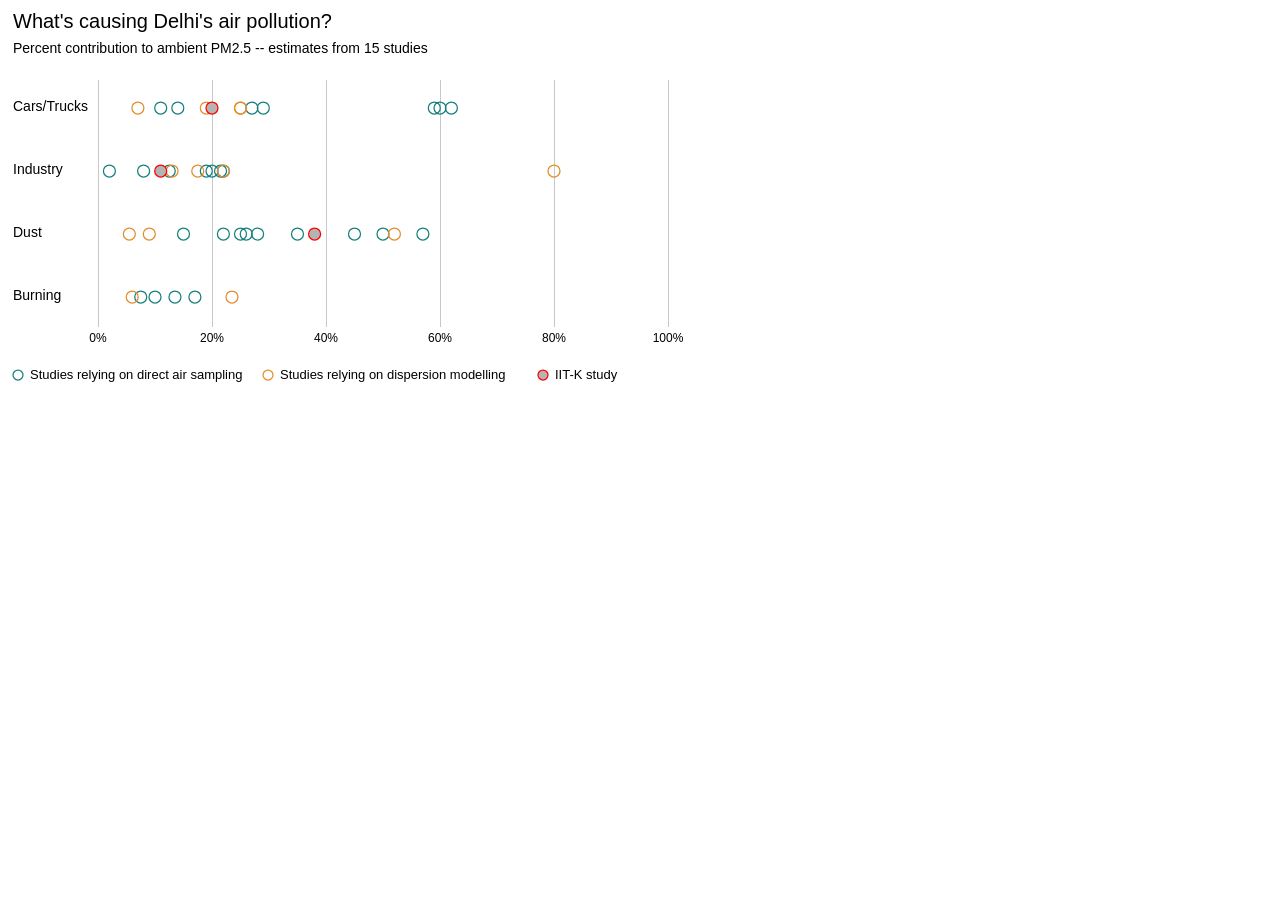
<file: sources/index.html>
<!DOCTYPE html>
<html>
<meta charset="utf-8">
<head>
<title>Delhi Sources</title>
<script src="assets/libraries/d3.v3.min.js"></script>
<script src="assets/libraries/topojson.v1.min.js"></script>
<script src="assets/libraries/queue.v1.min.js"></script>


<style>
circle {
	fill:none;
	stroke-width:1.25px;
	/*stroke:red;*/
}
body {
	/*font-family: "Helvetica Neue";*/
	font-family: Arial, sans-serif;
	font-size:14px;
}
.xAxis line {
	fill:none;
	stroke:rgb(200,200,200);
	stroke-width:1px;
	shape-rendering: crispEdges;
}
.xAxis path {
	stroke:none;
	fill:none;
}
.xAxis text {
	font-size:12px;
}
.labels text {
	/*text-transform: capitalize;*/
	/*alignment-baseline: middle;*/
	font-size:14px;
}

.legend text {
	/*alignment-baseline: middle;*/
	font-size:13px;
}
.title {
	font-family: 'Franklin Gothic Medium',Arial, sans-serif;
	/*font-weight:100;*/
	font-size:20px;
}
.subtitle {
  font-family:Arial;
  font-size:14px;
}
</style>
</head>

<body>
<div id="main">
	<div id="chartContainer"></div>
</div>
</body>

<script>
//DATA PROCESSING FUNCTIONS
function process(d, i) { //formats price data for the MAP AND LINE
	function deString(d) {
		if (d==="") {
			return NaN;
		} else {
			return +d;
		}
	}
	var array = {
		study: d.study,
		year: deString(d.year),
		method: d.method,
		source: d.source,
		value: deString(d.value)
	};
	return array;
}
//THE DATA QUEUE
queue()
	.defer(d3.csv, "assets/data/sources.csv",process)
	.await(ready);

//THE FUNCTION THAT CALLS THE OTHER DRAW FUNCTIONS
function ready(error,data) {
	drawChart(data);
}

//THE FUNCTION THAT DRAWS THE CHART
function drawChart(data){
	//CREATING FUNCTIONS USED FOR THIS CHART

  var chartData = data.filter(function(d) { return !isNaN(d.value); })
  var sources = ['vehicle','industry','dust','burning'];
  var labelDict = {'vehicle':'Cars/Trucks','industry':'Industry','dust':'Dust','burning':'Burning'}

  var barHeight = 98;
  var barGap = 0;
  var containerSize = {'width':680,'height':(barHeight * sources.length) };
  var margin = {'right':20,'left':90,'top':100,'bottom':40};
  var chartSize = {'width':containerSize.width - margin.left - margin.right, 'height':containerSize.height - margin.top - margin.bottom}


  var svg = d3.select("#chartContainer")
    .append('svg')
    .attr('width',containerSize.width)
    .attr('height',containerSize.height);

  var chart = svg.append('g')
    .attr('class', 'chart')
    .attr('width', chartSize.width)
    .attr('height', chartSize.height)
    .attr('transform','translate('+margin.left+','+margin.top+')');

  var x = d3.scale.linear()
     .domain([0, 100])
     .range([0, chartSize.width]);

  var y = d3.scale.ordinal()
    .domain(sources)
    .rangeBands([0, chartSize.height]);

  var xAxis = d3.svg.axis()
  	.scale(x)
  	.tickSize(-chartSize.height+5)
  	.tickValues([0,20,40,60,80,100])
  	.tickPadding(6)
  	.tickFormat(function(d) { return d + '%'})
  	.orient('bottom');

  var xAxisLine = chart.append('g')
  	.attr('class', 'xAxis')
  	.call(xAxis)
  	.attr('transform', 'translate(0' + "," + (chartSize.height-barHeight/3) + ")")
  	.style('cursor', 'default')

  var circles = chart.selectAll("circle")
    .data(chartData)
    .enter().append("circle")
    .attr("cx", function(d) { return x(d.value); })
    .attr("cy", function(d) { return y(d.source); })
    .style("stroke",function(d) { 
      if (d.study==="IIT-K") return "red";
    	if (d.method==="receptor") return "#17807e";
    	if (d.method==="source-based") return "#e38d2c";
    })
    .style("fill",function(d) { 
      if (d.study==="IIT-K") return "rgb(180,180,180)";
      else return "none";
    })
    .attr("r", 6);

  var labels = chart.append('g').attr('class','labels')
  labels.selectAll('text')
  	.data(sources)
  	.enter().append('text')
  	.attr('x',-85)
  	.attr('y',function(d) {return y(d)+3})
  	.text(function(d) {return labelDict[d]})

  var title = chart.append('g')
  	title.append('text')
  	.attr('class','title')
  	.attr('x',-85)
  	.attr('y',-80)
  	.text("What's causing Delhi's air pollution?")

  title.append('text')
  	.attr('class','subtitle')
  	.attr('x',-85)
  	.attr('y',-55)
  	.text("Percent contribution to ambient PM2.5 -- estimates from 15 studies")

  var legend = chart.append('g')
  	.attr('transform', 'translate(0' + "," + (chartSize.height+15) + ")")
  	.attr('class','legend')
  legend.append('circle')
  	.attr('cx',-80)
  	.attr('cy',0)
  	.attr('r',5)
  	.style('stroke',"#17807e")
    .style("fill","none")
  legend.append('text')
  	.attr('x',-68)
  	.attr('y',1+3)
  	.text('Studies relying on direct air sampling')

  legend.append('circle')
  	.attr('cx',170)
  	.attr('cy',0)
  	.attr('r',5)
  	.style('stroke',"#e38d2c")
    .style("fill","none")
  legend.append('text')
  	.attr('x',182)
  	.attr('y',1+3)
  	.text('Studies relying on dispersion modelling')

  legend.append('circle')
    .attr('cx',445)
    .attr('cy',0)
    .attr('r',5)
    .style("fill","rgb(180,180,180)")
    .style("stroke","red")
  legend.append('text')
    .attr('x',457)
    .attr('y',1+3)
    .text('IIT-K study')
}

</script>
</html>
</file>
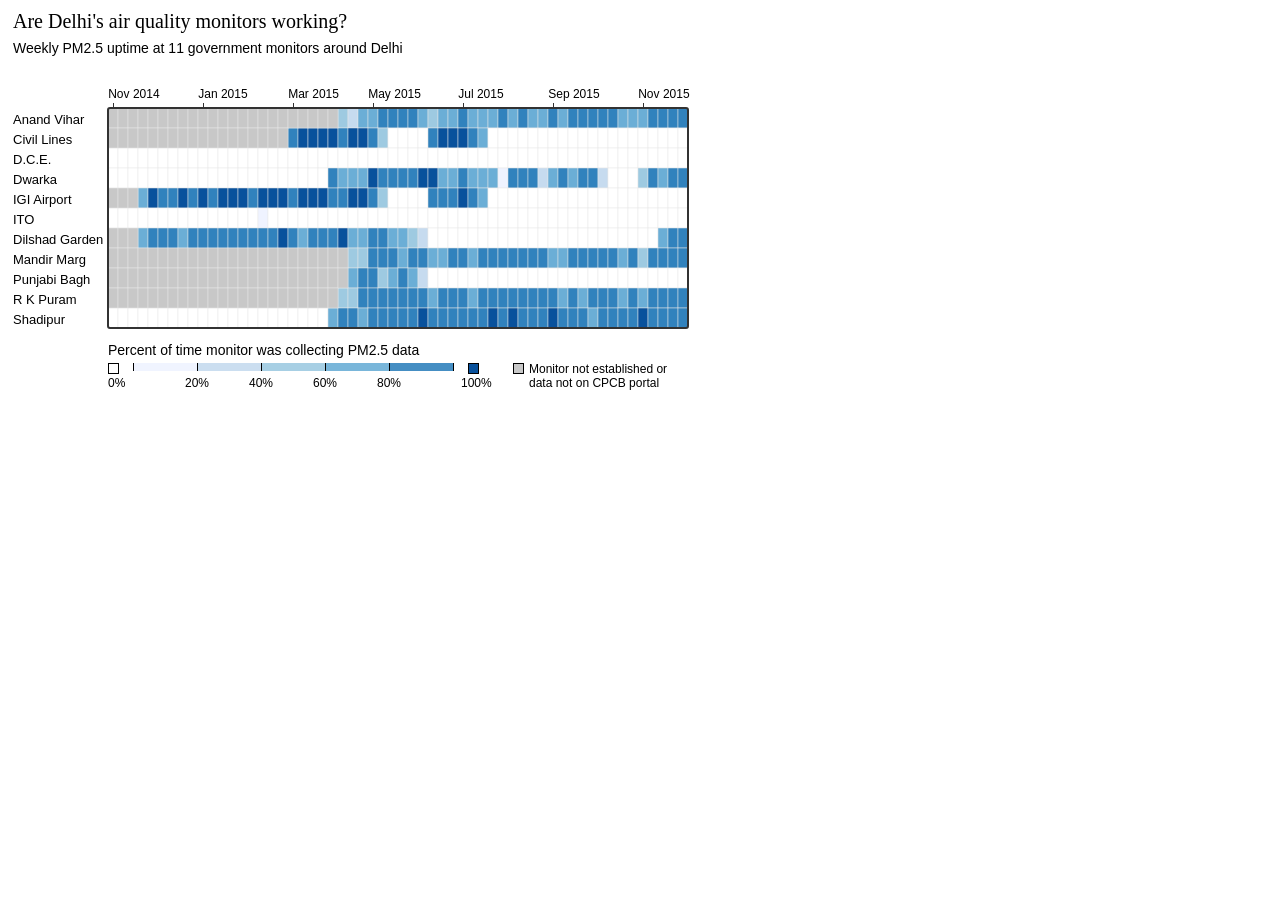
<file: monitors/charts/index.html>
<!DOCTYPE html>
<html>
<meta charset="utf-8">
<head>
<title>Coverage</title>
<script src="libraries/d3.v3.min.js"></script>
<script src="libraries/queue.v1.min.js"></script>

<style>

body {
  font: 10px sans-serif;
}

.y.axis path {
	fill:none;
}
.y.axis line {
  fill: none;
  stroke:rgb(200,200,200);
  shape-rendering: crispEdges;
}

.x.axis path {
  display: none;
}

.line {
  fill: none;
  stroke: black;
  stroke-width: 1px;
}

.y.axis.notext text {
	display:none;
}

.axis-label {
	font-size:14px;
}
.param-label {
	font-size:13px;
}
.title {
	font-size:20px;
	font-family:'Franklin Gothic Medium';
}
.subtitle {
	font-family:Arial;
	font-size:14px;
}
.legend-label, .line-label {
	font-family: Arial;
	font-size:12px;
}
.square {
    stroke: rgb(230,230,230);
    stroke-width: .5px;

}
.labels text {
    alignment-baseline: middle;
    font-size:13px;
}
.xAxis line {
    fill:none;
    stroke:rgb(50,50,50);
    stroke-width:1px;
    shape-rendering: crispEdges;
}
.xAxis path {
    stroke:none;
    fill:none;
}
.xAxis text {
    font-size:12px;
}
.outline {
    fill:none;
    stroke:rgb(50,50,50);
    stroke-width:2px;
}
.legend {
    shape-rendering: crispEdges;
}
.key text {
    font-size:12px;
}
</style>
</head>

<body>
<div id="main">
	<div id="chartContainer"></div>
</div>

</body>

<script>

var minDate = new Date(2014,10,1);
function getWeekNumber(week,year,minDate) {
    var weekFormat = d3.time.format('%U');
    var yearFormat = d3.time.format('%Y');
    var minWeek = +weekFormat(minDate);
    var minYear = +yearFormat(minDate);

    var weeks = 0;
    var currentYear = minYear;
    while (currentYear<=year) {
        if (currentYear === minYear) { 
            if (currentYear != year ) {
                weeks += (53 - minWeek);
            }
            else {
                weeks += (week - minWeek + 1);
            }
            
        }
        if (currentYear > minYear && currentYear < year) {
            weeks += 53;
        }
        if (currentYear === year && currentYear !=minYear) {
            weeks += (week);
        }
        currentYear+=1;
    }
    return weeks;

}
//DATA PROCESSING FUNCTIONS
function processData(d, i) { 
	function deString(d) {
		if (d==="") {
			return NaN;
		} else {
			return +d;
		}
	}

    var week = deString(d.week_r);
    var year = deString(d.year_r);
	var array = {
		station: d.station,
        week: week,
        weekNumber: getWeekNumber(week,year,minDate),
        year: year,
		coverage: deString(d.monitor_read),
	};
	return array;
}
//THE DATA QUEUE
queue()
	.defer(d3.csv, "data/weekly_coverage_by_station.csv", processData)
	.await(ready);

//THE FUNCTION THAT CALLS THE OTHER DRAW FUNCTIONS
function ready(error,coverageData) {
	drawChart(coverageData);
}

//THE FUNCTION THAT DRAWS THE MAP AND THE LEGEND
function drawChart(coverageData){
    console.log(coverageData)
	//CREATING FUNCTIONS USED FOR THIS CHART
    
    coverageData.sort(function (a, b) { 
        if (a.station > b.station) {
            return 1;
        }
        else if (a.station < b.station) {
            return -1;
        }
        else {
            return a.year - b.year || a.week - b.week; 
        }
    });

    var weekFormat = d3.time.format('%U');
    var yearFormat = d3.time.format('%Y');
    var minWeekYear = {'week':+weekFormat(minDate),'year':+yearFormat(minDate)};
    console.log(minWeekYear)
    var stations = ['Anand Vihar','Civil Lines','D.C.E.','Dwarka','IGI Airport','ITO','Ihbas','Mandir Marg','Punjabi Bagh','R K Puram','Shadipur'];

    var chartData = coverageData.filter(function(d) { return (d.week>=minWeekYear.week && d.year===minWeekYear.year) || (d.year>minWeekYear.year)})

    var weeks = [];
    var maxWeekNumber = d3.max(coverageData,function(d) {return d.weekNumber});

    var x = 1;
    while (x<=maxWeekNumber) {
        weeks.push(x);
        x += 1;
    }

    stations.forEach(function(d) {
        weeks.forEach(function(e) {
            var array = chartData.filter(function(c) { return c.station===d && c.weekNumber===e });
            if (array.length===0) {
                chartData.push({'station':d,'weekNumber':e,'coverage':null});
            }
        });
    });

    var labelDates = [
        new Date(2014,10,1),
        new Date(2015,0,1),
        new Date(2015,2,1),
        new Date(2015,4,1),
        new Date(2015,6,1),
        new Date(2015,8,1),
        new Date(2015,10,1)
    ];

    var labelWeeks = {};
    labelDates.forEach(function(d) {
        var week = +weekFormat(d);
        var year = +yearFormat(d);
        var weekNumber = getWeekNumber(week,year,minDate);
        labelWeeks[weekNumber] = d;
    })

    var rectSize = {'height':20,'width':10,'xgap':0,'ygap':0}
    var margin = {'right':20,'left':100,'top':110,'bottom':80};

    var chartSize = {'width':(rectSize.width + rectSize.xgap)*weeks.length,'height':(rectSize.height + rectSize.ygap)*stations.length}
    var containerSize = {'width':chartSize.width + margin.left + margin.right,'height':chartSize.height + margin.top + margin.bottom };

    var svg = d3.select("#chartContainer")
        .append('svg')
        .attr('width',containerSize.width)
        .attr('height',containerSize.height);

    var chart = svg.append('g')
        .attr('class', 'chart')
        .attr('width', chartSize.width)
        .attr('height', chartSize.height)
        .attr('transform','translate('+margin.left+','+margin.top+')');

    var x = d3.scale.ordinal()
        .domain(weeks)
        .rangeBands([0, chartSize.width]);

    var y = d3.scale.ordinal()
        .domain(stations)
        .rangeBands([0, chartSize.height]);

    var bandColors = ['#fee5d9','#fcae91','#fb6a4a','#de2d26','#a50f15']; // reds
    var bandColors = ['#ffffcc','#c2e699','#78c679','#31a354','#006837']; // yellow green
    var bandColors = ['#ffffcc','#c7e9b4','#7fcdbb','#41b6c4','#2c7fb8'] // yellow blue
    var bandColors = ['#eff3ff','#c6dbef','#9ecae1','#6baed6','#3182bd','#08519c'] // blue
    var cutoffs = [.20,.40,.60,.80,1,1.1];
    var color = d3.scale.threshold().domain(cutoffs).range(bandColors);



    var axisFormat = d3.time.format('%b %Y')
    var xAxis = d3.svg.axis()
        .scale(x)
        .tickSize(5)
        .tickValues(Object.keys(labelWeeks))
        .tickPadding(5)
        .tickFormat(function(d) { return axisFormat(labelWeeks[d])})
        .orient('top');

    var xAxisLine = chart.append('g')
        .attr('class', 'xAxis')
        .call(xAxis)
        .attr('transform', 'translate(0' + "," + (-10) + ")")
        .style('cursor', 'default')
        .selectAll("text")  
            .style("text-anchor", "start")
            .attr("dx", "-.4em");

    var squares = chart.selectAll("rect")
        .data(chartData)
        .enter().append("rect")
        .attr("x", function(d) { return x(d.weekNumber) })
        .attr("y", function(d) { return y(d.station) - rectSize.height/2 })
        .attr("width",rectSize.width)
        .attr("height",rectSize.height)
        .style("fill",function(d) { 
            if (d.coverage===null) { 
                return 'rgb(200,200,200)'
            }
            else if (d.coverage===0) {
                return 'white'
            } 
            else { 
                return color(d.coverage)
            } 
        })
        .attr("class","square")


    var labels = chart.append('g').attr('class','labels')
    labels.selectAll('text')
        .data(stations)
        .enter().append('text')
        .attr('x',-95)
        .attr('y',function(d) {return y(d)+3})
        .text(function(d) {
            if (d==='Ihbas') return 'Dilshad Garden'; else return d})

    var title = chart.append('g')
    title.append('text')
        .attr('class','title')
        .attr('x',-95)
        .attr('y',-90)
        .text("Are Delhi's air quality monitors working?")

    title.append('text')
        .attr('class','subtitle')
        .attr('x',-95)
        .attr('y',-65)
        .text("Weekly PM2.5 uptime at 11 government monitors around Delhi")

    var colorLegend = d3.scale.threshold().domain([]).range([]);
    var cutoffs = [.20,.40,.60,.80,1];
    colorLegend.domain(cutoffs).range(bandColors); 
    var legendScale = d3.scale.linear().domain([0, 1]).range([0, 320])
    
    var yAxis = d3.svg.axis()
        .scale(legendScale)
        .orient("bottom")
        .tickSize(8)
        .tickPadding(7);
    yAxis
        .tickValues([0].concat([.2,.4,.6,.8,1]))
        .tickFormat(function(d) {
            if (d===0) {
                return "";
            }
            else if (d===1) {
                return "";
            }
            else {
                return (d*100) + "%"
            }
        })

    var g = chart.append("g")
        .attr("class", "key")
        .attr("transform", 'translate(25' + "," + (chartSize.height+25) + ")");

    g.selectAll("rect")
        .data(colorLegend.range().map(function(d, i) {
          return {
            x0: i ? legendScale(colorLegend.domain()[i - 1]) : legendScale.range()[0],
            x1: i < colorLegend.domain().length ? legendScale(color.domain()[i]) : legendScale.range()[1],
            z: d
          };
        }))
        .enter().append("rect")
        .attr("width", function(d,i) { return d.x1 - d.x0})
        .attr("x", function(d, i) { return d.x0; })
        .attr("height", 8)
        .style("fill", function(d) { return d.z; })
        .style("fill-opacity",".9");

    g.call(yAxis)
        .style("font-size","14px").style("font-weight","normal")
        .append("text")
        .attr("class", "caption")
        .text("Percent of time monitor was collecting PM2.5 data")
        .attr("y", -8)
        .attr("x", -25)
        .style("font-size", "14px");

    g.selectAll("path").style("display","none");
    g.selectAll("line").style("stroke", "#000").style("shape-rendering", "crispEdges");

    g.append('rect')
        .attr('x',-25)
        .attr('height',10)
        .attr('width',10)
        .style('fill','white')
        .style('stroke','black')
        .style('stroke-width','1px')
        .style("shape-rendering", "crispEdges");

    g.append('text')
        .attr('x',-25)
        .attr('y',24)
        .text('0%')

    g.append('rect')
        .attr('x',335)
        .attr('height',10)
        .attr('width',10)
        .style('fill','#08519c')
        .style('stroke','black')
        .style('stroke-width','1px')
        .style("shape-rendering", "crispEdges");
   
   g.append('text')
        .attr('x',328)
        .attr('y',24)
        .text('100%')

    g.append('rect')
        .attr('x',380)
        .attr('height',10)
        .attr('width',10)
        .style('fill','rgb(200,200,200)')
        .style('stroke','black')
        .style('stroke-width','1px')
        .style("shape-rendering", "crispEdges");
   
    g.append('text')
        .attr('x',396)
        .attr('y',10)
        .text('Monitor not established or')
     g.append('text')
        .attr('x',396)
        .attr('y',24)
        .text('data not on CPCB portal')


    chart.append('rect')
        .attr('x',function(d) { return x(1)})
        .attr('y',-rectSize.height/2)
        .attr('rx',2)
        .attr('ry',2)
        .attr('height',chartSize.height)
        .attr('width',chartSize.width)
        .attr('class','outline')

}


</script>
</html>
</file>
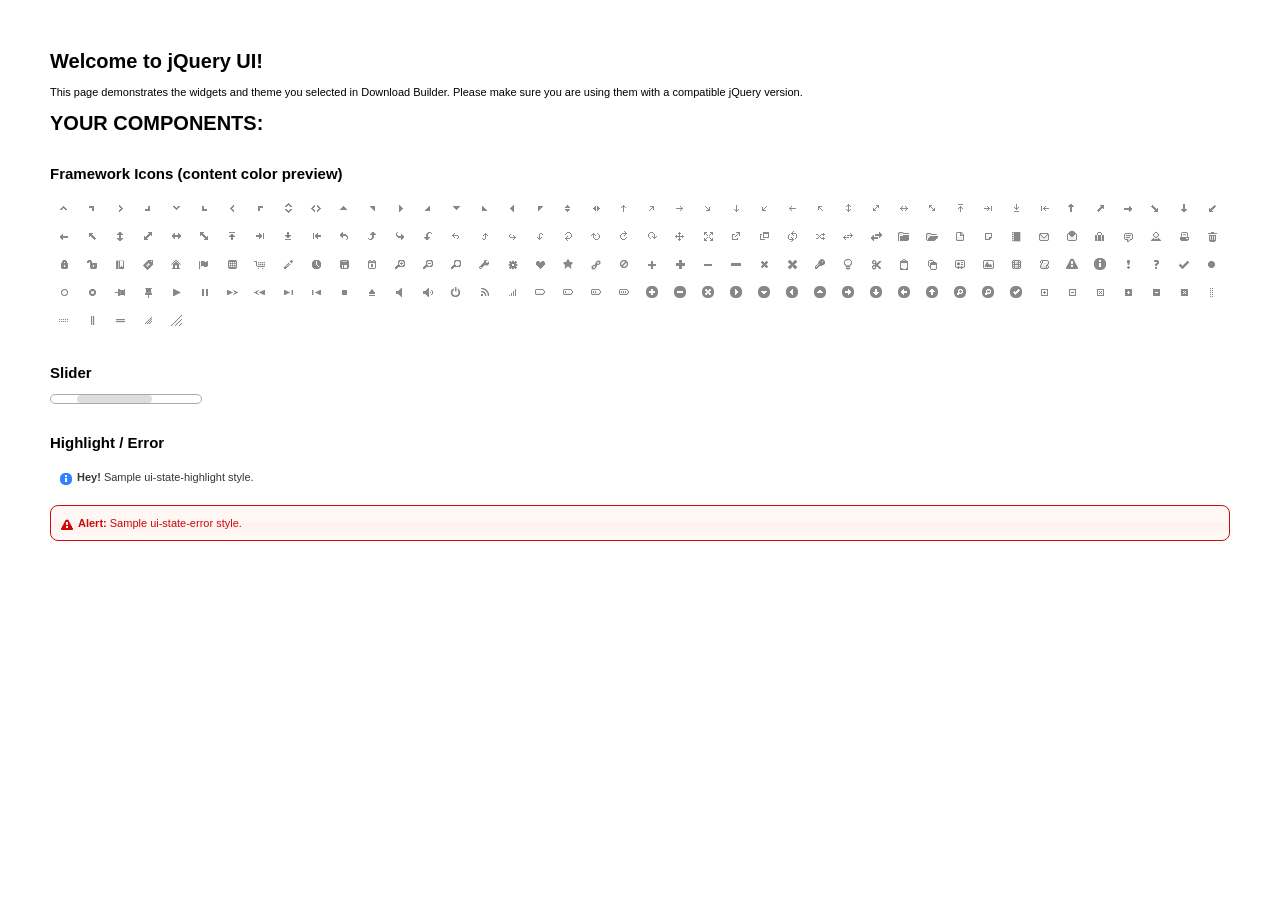
<file: sources/assets/libraries/jquery-ui/index.html>
<!doctype html>
<html lang="us">
<head>
	<meta charset="utf-8">
	<title>jQuery UI Example Page</title>
	<link href="jquery-ui.css" rel="stylesheet">
	<style>
	body{
		font: 62.5% "Trebuchet MS", sans-serif;
		margin: 50px;
	}
	.demoHeaders {
		margin-top: 2em;
	}
	#dialog-link {
		padding: .4em 1em .4em 20px;
		text-decoration: none;
		position: relative;
	}
	#dialog-link span.ui-icon {
		margin: 0 5px 0 0;
		position: absolute;
		left: .2em;
		top: 50%;
		margin-top: -8px;
	}
	#icons {
		margin: 0;
		padding: 0;
	}
	#icons li {
		margin: 2px;
		position: relative;
		padding: 4px 0;
		cursor: pointer;
		float: left;
		list-style: none;
	}
	#icons span.ui-icon {
		float: left;
		margin: 0 4px;
	}
	.fakewindowcontain .ui-widget-overlay {
		position: absolute;
	}
	select {
		width: 200px;
	}
	</style>
</head>
<body>

<h1>Welcome to jQuery UI!</h1>

<div class="ui-widget">
	<p>This page demonstrates the widgets and theme you selected in Download Builder. Please make sure you are using them with a compatible jQuery version.</p>
</div>

<h1>YOUR COMPONENTS:</h1>












<h2 class="demoHeaders">Framework Icons (content color preview)</h2>
<ul id="icons" class="ui-widget ui-helper-clearfix">
	<li class="ui-state-default ui-corner-all" title=".ui-icon-carat-1-n"><span class="ui-icon ui-icon-carat-1-n"></span></li>
	<li class="ui-state-default ui-corner-all" title=".ui-icon-carat-1-ne"><span class="ui-icon ui-icon-carat-1-ne"></span></li>
	<li class="ui-state-default ui-corner-all" title=".ui-icon-carat-1-e"><span class="ui-icon ui-icon-carat-1-e"></span></li>
	<li class="ui-state-default ui-corner-all" title=".ui-icon-carat-1-se"><span class="ui-icon ui-icon-carat-1-se"></span></li>
	<li class="ui-state-default ui-corner-all" title=".ui-icon-carat-1-s"><span class="ui-icon ui-icon-carat-1-s"></span></li>
	<li class="ui-state-default ui-corner-all" title=".ui-icon-carat-1-sw"><span class="ui-icon ui-icon-carat-1-sw"></span></li>
	<li class="ui-state-default ui-corner-all" title=".ui-icon-carat-1-w"><span class="ui-icon ui-icon-carat-1-w"></span></li>
	<li class="ui-state-default ui-corner-all" title=".ui-icon-carat-1-nw"><span class="ui-icon ui-icon-carat-1-nw"></span></li>
	<li class="ui-state-default ui-corner-all" title=".ui-icon-carat-2-n-s"><span class="ui-icon ui-icon-carat-2-n-s"></span></li>
	<li class="ui-state-default ui-corner-all" title=".ui-icon-carat-2-e-w"><span class="ui-icon ui-icon-carat-2-e-w"></span></li>
	<li class="ui-state-default ui-corner-all" title=".ui-icon-triangle-1-n"><span class="ui-icon ui-icon-triangle-1-n"></span></li>
	<li class="ui-state-default ui-corner-all" title=".ui-icon-triangle-1-ne"><span class="ui-icon ui-icon-triangle-1-ne"></span></li>
	<li class="ui-state-default ui-corner-all" title=".ui-icon-triangle-1-e"><span class="ui-icon ui-icon-triangle-1-e"></span></li>
	<li class="ui-state-default ui-corner-all" title=".ui-icon-triangle-1-se"><span class="ui-icon ui-icon-triangle-1-se"></span></li>
	<li class="ui-state-default ui-corner-all" title=".ui-icon-triangle-1-s"><span class="ui-icon ui-icon-triangle-1-s"></span></li>
	<li class="ui-state-default ui-corner-all" title=".ui-icon-triangle-1-sw"><span class="ui-icon ui-icon-triangle-1-sw"></span></li>
	<li class="ui-state-default ui-corner-all" title=".ui-icon-triangle-1-w"><span class="ui-icon ui-icon-triangle-1-w"></span></li>
	<li class="ui-state-default ui-corner-all" title=".ui-icon-triangle-1-nw"><span class="ui-icon ui-icon-triangle-1-nw"></span></li>
	<li class="ui-state-default ui-corner-all" title=".ui-icon-triangle-2-n-s"><span class="ui-icon ui-icon-triangle-2-n-s"></span></li>
	<li class="ui-state-default ui-corner-all" title=".ui-icon-triangle-2-e-w"><span class="ui-icon ui-icon-triangle-2-e-w"></span></li>
	<li class="ui-state-default ui-corner-all" title=".ui-icon-arrow-1-n"><span class="ui-icon ui-icon-arrow-1-n"></span></li>
	<li class="ui-state-default ui-corner-all" title=".ui-icon-arrow-1-ne"><span class="ui-icon ui-icon-arrow-1-ne"></span></li>
	<li class="ui-state-default ui-corner-all" title=".ui-icon-arrow-1-e"><span class="ui-icon ui-icon-arrow-1-e"></span></li>
	<li class="ui-state-default ui-corner-all" title=".ui-icon-arrow-1-se"><span class="ui-icon ui-icon-arrow-1-se"></span></li>
	<li class="ui-state-default ui-corner-all" title=".ui-icon-arrow-1-s"><span class="ui-icon ui-icon-arrow-1-s"></span></li>
	<li class="ui-state-default ui-corner-all" title=".ui-icon-arrow-1-sw"><span class="ui-icon ui-icon-arrow-1-sw"></span></li>
	<li class="ui-state-default ui-corner-all" title=".ui-icon-arrow-1-w"><span class="ui-icon ui-icon-arrow-1-w"></span></li>
	<li class="ui-state-default ui-corner-all" title=".ui-icon-arrow-1-nw"><span class="ui-icon ui-icon-arrow-1-nw"></span></li>
	<li class="ui-state-default ui-corner-all" title=".ui-icon-arrow-2-n-s"><span class="ui-icon ui-icon-arrow-2-n-s"></span></li>
	<li class="ui-state-default ui-corner-all" title=".ui-icon-arrow-2-ne-sw"><span class="ui-icon ui-icon-arrow-2-ne-sw"></span></li>
	<li class="ui-state-default ui-corner-all" title=".ui-icon-arrow-2-e-w"><span class="ui-icon ui-icon-arrow-2-e-w"></span></li>
	<li class="ui-state-default ui-corner-all" title=".ui-icon-arrow-2-se-nw"><span class="ui-icon ui-icon-arrow-2-se-nw"></span></li>
	<li class="ui-state-default ui-corner-all" title=".ui-icon-arrowstop-1-n"><span class="ui-icon ui-icon-arrowstop-1-n"></span></li>
	<li class="ui-state-default ui-corner-all" title=".ui-icon-arrowstop-1-e"><span class="ui-icon ui-icon-arrowstop-1-e"></span></li>
	<li class="ui-state-default ui-corner-all" title=".ui-icon-arrowstop-1-s"><span class="ui-icon ui-icon-arrowstop-1-s"></span></li>
	<li class="ui-state-default ui-corner-all" title=".ui-icon-arrowstop-1-w"><span class="ui-icon ui-icon-arrowstop-1-w"></span></li>
	<li class="ui-state-default ui-corner-all" title=".ui-icon-arrowthick-1-n"><span class="ui-icon ui-icon-arrowthick-1-n"></span></li>
	<li class="ui-state-default ui-corner-all" title=".ui-icon-arrowthick-1-ne"><span class="ui-icon ui-icon-arrowthick-1-ne"></span></li>
	<li class="ui-state-default ui-corner-all" title=".ui-icon-arrowthick-1-e"><span class="ui-icon ui-icon-arrowthick-1-e"></span></li>
	<li class="ui-state-default ui-corner-all" title=".ui-icon-arrowthick-1-se"><span class="ui-icon ui-icon-arrowthick-1-se"></span></li>
	<li class="ui-state-default ui-corner-all" title=".ui-icon-arrowthick-1-s"><span class="ui-icon ui-icon-arrowthick-1-s"></span></li>
	<li class="ui-state-default ui-corner-all" title=".ui-icon-arrowthick-1-sw"><span class="ui-icon ui-icon-arrowthick-1-sw"></span></li>
	<li class="ui-state-default ui-corner-all" title=".ui-icon-arrowthick-1-w"><span class="ui-icon ui-icon-arrowthick-1-w"></span></li>
	<li class="ui-state-default ui-corner-all" title=".ui-icon-arrowthick-1-nw"><span class="ui-icon ui-icon-arrowthick-1-nw"></span></li>
	<li class="ui-state-default ui-corner-all" title=".ui-icon-arrowthick-2-n-s"><span class="ui-icon ui-icon-arrowthick-2-n-s"></span></li>
	<li class="ui-state-default ui-corner-all" title=".ui-icon-arrowthick-2-ne-sw"><span class="ui-icon ui-icon-arrowthick-2-ne-sw"></span></li>
	<li class="ui-state-default ui-corner-all" title=".ui-icon-arrowthick-2-e-w"><span class="ui-icon ui-icon-arrowthick-2-e-w"></span></li>
	<li class="ui-state-default ui-corner-all" title=".ui-icon-arrowthick-2-se-nw"><span class="ui-icon ui-icon-arrowthick-2-se-nw"></span></li>
	<li class="ui-state-default ui-corner-all" title=".ui-icon-arrowthickstop-1-n"><span class="ui-icon ui-icon-arrowthickstop-1-n"></span></li>
	<li class="ui-state-default ui-corner-all" title=".ui-icon-arrowthickstop-1-e"><span class="ui-icon ui-icon-arrowthickstop-1-e"></span></li>
	<li class="ui-state-default ui-corner-all" title=".ui-icon-arrowthickstop-1-s"><span class="ui-icon ui-icon-arrowthickstop-1-s"></span></li>
	<li class="ui-state-default ui-corner-all" title=".ui-icon-arrowthickstop-1-w"><span class="ui-icon ui-icon-arrowthickstop-1-w"></span></li>
	<li class="ui-state-default ui-corner-all" title=".ui-icon-arrowreturnthick-1-w"><span class="ui-icon ui-icon-arrowreturnthick-1-w"></span></li>
	<li class="ui-state-default ui-corner-all" title=".ui-icon-arrowreturnthick-1-n"><span class="ui-icon ui-icon-arrowreturnthick-1-n"></span></li>
	<li class="ui-state-default ui-corner-all" title=".ui-icon-arrowreturnthick-1-e"><span class="ui-icon ui-icon-arrowreturnthick-1-e"></span></li>
	<li class="ui-state-default ui-corner-all" title=".ui-icon-arrowreturnthick-1-s"><span class="ui-icon ui-icon-arrowreturnthick-1-s"></span></li>
	<li class="ui-state-default ui-corner-all" title=".ui-icon-arrowreturn-1-w"><span class="ui-icon ui-icon-arrowreturn-1-w"></span></li>
	<li class="ui-state-default ui-corner-all" title=".ui-icon-arrowreturn-1-n"><span class="ui-icon ui-icon-arrowreturn-1-n"></span></li>
	<li class="ui-state-default ui-corner-all" title=".ui-icon-arrowreturn-1-e"><span class="ui-icon ui-icon-arrowreturn-1-e"></span></li>
	<li class="ui-state-default ui-corner-all" title=".ui-icon-arrowreturn-1-s"><span class="ui-icon ui-icon-arrowreturn-1-s"></span></li>
	<li class="ui-state-default ui-corner-all" title=".ui-icon-arrowrefresh-1-w"><span class="ui-icon ui-icon-arrowrefresh-1-w"></span></li>
	<li class="ui-state-default ui-corner-all" title=".ui-icon-arrowrefresh-1-n"><span class="ui-icon ui-icon-arrowrefresh-1-n"></span></li>
	<li class="ui-state-default ui-corner-all" title=".ui-icon-arrowrefresh-1-e"><span class="ui-icon ui-icon-arrowrefresh-1-e"></span></li>
	<li class="ui-state-default ui-corner-all" title=".ui-icon-arrowrefresh-1-s"><span class="ui-icon ui-icon-arrowrefresh-1-s"></span></li>
	<li class="ui-state-default ui-corner-all" title=".ui-icon-arrow-4"><span class="ui-icon ui-icon-arrow-4"></span></li>
	<li class="ui-state-default ui-corner-all" title=".ui-icon-arrow-4-diag"><span class="ui-icon ui-icon-arrow-4-diag"></span></li>
	<li class="ui-state-default ui-corner-all" title=".ui-icon-extlink"><span class="ui-icon ui-icon-extlink"></span></li>
	<li class="ui-state-default ui-corner-all" title=".ui-icon-newwin"><span class="ui-icon ui-icon-newwin"></span></li>
	<li class="ui-state-default ui-corner-all" title=".ui-icon-refresh"><span class="ui-icon ui-icon-refresh"></span></li>
	<li class="ui-state-default ui-corner-all" title=".ui-icon-shuffle"><span class="ui-icon ui-icon-shuffle"></span></li>
	<li class="ui-state-default ui-corner-all" title=".ui-icon-transfer-e-w"><span class="ui-icon ui-icon-transfer-e-w"></span></li>
	<li class="ui-state-default ui-corner-all" title=".ui-icon-transferthick-e-w"><span class="ui-icon ui-icon-transferthick-e-w"></span></li>
	<li class="ui-state-default ui-corner-all" title=".ui-icon-folder-collapsed"><span class="ui-icon ui-icon-folder-collapsed"></span></li>
	<li class="ui-state-default ui-corner-all" title=".ui-icon-folder-open"><span class="ui-icon ui-icon-folder-open"></span></li>
	<li class="ui-state-default ui-corner-all" title=".ui-icon-document"><span class="ui-icon ui-icon-document"></span></li>
	<li class="ui-state-default ui-corner-all" title=".ui-icon-document-b"><span class="ui-icon ui-icon-document-b"></span></li>
	<li class="ui-state-default ui-corner-all" title=".ui-icon-note"><span class="ui-icon ui-icon-note"></span></li>
	<li class="ui-state-default ui-corner-all" title=".ui-icon-mail-closed"><span class="ui-icon ui-icon-mail-closed"></span></li>
	<li class="ui-state-default ui-corner-all" title=".ui-icon-mail-open"><span class="ui-icon ui-icon-mail-open"></span></li>
	<li class="ui-state-default ui-corner-all" title=".ui-icon-suitcase"><span class="ui-icon ui-icon-suitcase"></span></li>
	<li class="ui-state-default ui-corner-all" title=".ui-icon-comment"><span class="ui-icon ui-icon-comment"></span></li>
	<li class="ui-state-default ui-corner-all" title=".ui-icon-person"><span class="ui-icon ui-icon-person"></span></li>
	<li class="ui-state-default ui-corner-all" title=".ui-icon-print"><span class="ui-icon ui-icon-print"></span></li>
	<li class="ui-state-default ui-corner-all" title=".ui-icon-trash"><span class="ui-icon ui-icon-trash"></span></li>
	<li class="ui-state-default ui-corner-all" title=".ui-icon-locked"><span class="ui-icon ui-icon-locked"></span></li>
	<li class="ui-state-default ui-corner-all" title=".ui-icon-unlocked"><span class="ui-icon ui-icon-unlocked"></span></li>
	<li class="ui-state-default ui-corner-all" title=".ui-icon-bookmark"><span class="ui-icon ui-icon-bookmark"></span></li>
	<li class="ui-state-default ui-corner-all" title=".ui-icon-tag"><span class="ui-icon ui-icon-tag"></span></li>
	<li class="ui-state-default ui-corner-all" title=".ui-icon-home"><span class="ui-icon ui-icon-home"></span></li>
	<li class="ui-state-default ui-corner-all" title=".ui-icon-flag"><span class="ui-icon ui-icon-flag"></span></li>
	<li class="ui-state-default ui-corner-all" title=".ui-icon-calculator"><span class="ui-icon ui-icon-calculator"></span></li>
	<li class="ui-state-default ui-corner-all" title=".ui-icon-cart"><span class="ui-icon ui-icon-cart"></span></li>
	<li class="ui-state-default ui-corner-all" title=".ui-icon-pencil"><span class="ui-icon ui-icon-pencil"></span></li>
	<li class="ui-state-default ui-corner-all" title=".ui-icon-clock"><span class="ui-icon ui-icon-clock"></span></li>
	<li class="ui-state-default ui-corner-all" title=".ui-icon-disk"><span class="ui-icon ui-icon-disk"></span></li>
	<li class="ui-state-default ui-corner-all" title=".ui-icon-calendar"><span class="ui-icon ui-icon-calendar"></span></li>
	<li class="ui-state-default ui-corner-all" title=".ui-icon-zoomin"><span class="ui-icon ui-icon-zoomin"></span></li>
	<li class="ui-state-default ui-corner-all" title=".ui-icon-zoomout"><span class="ui-icon ui-icon-zoomout"></span></li>
	<li class="ui-state-default ui-corner-all" title=".ui-icon-search"><span class="ui-icon ui-icon-search"></span></li>
	<li class="ui-state-default ui-corner-all" title=".ui-icon-wrench"><span class="ui-icon ui-icon-wrench"></span></li>
	<li class="ui-state-default ui-corner-all" title=".ui-icon-gear"><span class="ui-icon ui-icon-gear"></span></li>
	<li class="ui-state-default ui-corner-all" title=".ui-icon-heart"><span class="ui-icon ui-icon-heart"></span></li>
	<li class="ui-state-default ui-corner-all" title=".ui-icon-star"><span class="ui-icon ui-icon-star"></span></li>
	<li class="ui-state-default ui-corner-all" title=".ui-icon-link"><span class="ui-icon ui-icon-link"></span></li>
	<li class="ui-state-default ui-corner-all" title=".ui-icon-cancel"><span class="ui-icon ui-icon-cancel"></span></li>
	<li class="ui-state-default ui-corner-all" title=".ui-icon-plus"><span class="ui-icon ui-icon-plus"></span></li>
	<li class="ui-state-default ui-corner-all" title=".ui-icon-plusthick"><span class="ui-icon ui-icon-plusthick"></span></li>
	<li class="ui-state-default ui-corner-all" title=".ui-icon-minus"><span class="ui-icon ui-icon-minus"></span></li>
	<li class="ui-state-default ui-corner-all" title=".ui-icon-minusthick"><span class="ui-icon ui-icon-minusthick"></span></li>
	<li class="ui-state-default ui-corner-all" title=".ui-icon-close"><span class="ui-icon ui-icon-close"></span></li>
	<li class="ui-state-default ui-corner-all" title=".ui-icon-closethick"><span class="ui-icon ui-icon-closethick"></span></li>
	<li class="ui-state-default ui-corner-all" title=".ui-icon-key"><span class="ui-icon ui-icon-key"></span></li>
	<li class="ui-state-default ui-corner-all" title=".ui-icon-lightbulb"><span class="ui-icon ui-icon-lightbulb"></span></li>
	<li class="ui-state-default ui-corner-all" title=".ui-icon-scissors"><span class="ui-icon ui-icon-scissors"></span></li>
	<li class="ui-state-default ui-corner-all" title=".ui-icon-clipboard"><span class="ui-icon ui-icon-clipboard"></span></li>
	<li class="ui-state-default ui-corner-all" title=".ui-icon-copy"><span class="ui-icon ui-icon-copy"></span></li>
	<li class="ui-state-default ui-corner-all" title=".ui-icon-contact"><span class="ui-icon ui-icon-contact"></span></li>
	<li class="ui-state-default ui-corner-all" title=".ui-icon-image"><span class="ui-icon ui-icon-image"></span></li>
	<li class="ui-state-default ui-corner-all" title=".ui-icon-video"><span class="ui-icon ui-icon-video"></span></li>
	<li class="ui-state-default ui-corner-all" title=".ui-icon-script"><span class="ui-icon ui-icon-script"></span></li>
	<li class="ui-state-default ui-corner-all" title=".ui-icon-alert"><span class="ui-icon ui-icon-alert"></span></li>
	<li class="ui-state-default ui-corner-all" title=".ui-icon-info"><span class="ui-icon ui-icon-info"></span></li>
	<li class="ui-state-default ui-corner-all" title=".ui-icon-notice"><span class="ui-icon ui-icon-notice"></span></li>
	<li class="ui-state-default ui-corner-all" title=".ui-icon-help"><span class="ui-icon ui-icon-help"></span></li>
	<li class="ui-state-default ui-corner-all" title=".ui-icon-check"><span class="ui-icon ui-icon-check"></span></li>
	<li class="ui-state-default ui-corner-all" title=".ui-icon-bullet"><span class="ui-icon ui-icon-bullet"></span></li>
	<li class="ui-state-default ui-corner-all" title=".ui-icon-radio-off"><span class="ui-icon ui-icon-radio-off"></span></li>
	<li class="ui-state-default ui-corner-all" title=".ui-icon-radio-on"><span class="ui-icon ui-icon-radio-on"></span></li>
	<li class="ui-state-default ui-corner-all" title=".ui-icon-pin-w"><span class="ui-icon ui-icon-pin-w"></span></li>
	<li class="ui-state-default ui-corner-all" title=".ui-icon-pin-s"><span class="ui-icon ui-icon-pin-s"></span></li>
	<li class="ui-state-default ui-corner-all" title=".ui-icon-play"><span class="ui-icon ui-icon-play"></span></li>
	<li class="ui-state-default ui-corner-all" title=".ui-icon-pause"><span class="ui-icon ui-icon-pause"></span></li>
	<li class="ui-state-default ui-corner-all" title=".ui-icon-seek-next"><span class="ui-icon ui-icon-seek-next"></span></li>
	<li class="ui-state-default ui-corner-all" title=".ui-icon-seek-prev"><span class="ui-icon ui-icon-seek-prev"></span></li>
	<li class="ui-state-default ui-corner-all" title=".ui-icon-seek-end"><span class="ui-icon ui-icon-seek-end"></span></li>
	<li class="ui-state-default ui-corner-all" title=".ui-icon-seek-first"><span class="ui-icon ui-icon-seek-first"></span></li>
	<li class="ui-state-default ui-corner-all" title=".ui-icon-stop"><span class="ui-icon ui-icon-stop"></span></li>
	<li class="ui-state-default ui-corner-all" title=".ui-icon-eject"><span class="ui-icon ui-icon-eject"></span></li>
	<li class="ui-state-default ui-corner-all" title=".ui-icon-volume-off"><span class="ui-icon ui-icon-volume-off"></span></li>
	<li class="ui-state-default ui-corner-all" title=".ui-icon-volume-on"><span class="ui-icon ui-icon-volume-on"></span></li>
	<li class="ui-state-default ui-corner-all" title=".ui-icon-power"><span class="ui-icon ui-icon-power"></span></li>
	<li class="ui-state-default ui-corner-all" title=".ui-icon-signal-diag"><span class="ui-icon ui-icon-signal-diag"></span></li>
	<li class="ui-state-default ui-corner-all" title=".ui-icon-signal"><span class="ui-icon ui-icon-signal"></span></li>
	<li class="ui-state-default ui-corner-all" title=".ui-icon-battery-0"><span class="ui-icon ui-icon-battery-0"></span></li>
	<li class="ui-state-default ui-corner-all" title=".ui-icon-battery-1"><span class="ui-icon ui-icon-battery-1"></span></li>
	<li class="ui-state-default ui-corner-all" title=".ui-icon-battery-2"><span class="ui-icon ui-icon-battery-2"></span></li>
	<li class="ui-state-default ui-corner-all" title=".ui-icon-battery-3"><span class="ui-icon ui-icon-battery-3"></span></li>
	<li class="ui-state-default ui-corner-all" title=".ui-icon-circle-plus"><span class="ui-icon ui-icon-circle-plus"></span></li>
	<li class="ui-state-default ui-corner-all" title=".ui-icon-circle-minus"><span class="ui-icon ui-icon-circle-minus"></span></li>
	<li class="ui-state-default ui-corner-all" title=".ui-icon-circle-close"><span class="ui-icon ui-icon-circle-close"></span></li>
	<li class="ui-state-default ui-corner-all" title=".ui-icon-circle-triangle-e"><span class="ui-icon ui-icon-circle-triangle-e"></span></li>
	<li class="ui-state-default ui-corner-all" title=".ui-icon-circle-triangle-s"><span class="ui-icon ui-icon-circle-triangle-s"></span></li>
	<li class="ui-state-default ui-corner-all" title=".ui-icon-circle-triangle-w"><span class="ui-icon ui-icon-circle-triangle-w"></span></li>
	<li class="ui-state-default ui-corner-all" title=".ui-icon-circle-triangle-n"><span class="ui-icon ui-icon-circle-triangle-n"></span></li>
	<li class="ui-state-default ui-corner-all" title=".ui-icon-circle-arrow-e"><span class="ui-icon ui-icon-circle-arrow-e"></span></li>
	<li class="ui-state-default ui-corner-all" title=".ui-icon-circle-arrow-s"><span class="ui-icon ui-icon-circle-arrow-s"></span></li>
	<li class="ui-state-default ui-corner-all" title=".ui-icon-circle-arrow-w"><span class="ui-icon ui-icon-circle-arrow-w"></span></li>
	<li class="ui-state-default ui-corner-all" title=".ui-icon-circle-arrow-n"><span class="ui-icon ui-icon-circle-arrow-n"></span></li>
	<li class="ui-state-default ui-corner-all" title=".ui-icon-circle-zoomin"><span class="ui-icon ui-icon-circle-zoomin"></span></li>
	<li class="ui-state-default ui-corner-all" title=".ui-icon-circle-zoomout"><span class="ui-icon ui-icon-circle-zoomout"></span></li>
	<li class="ui-state-default ui-corner-all" title=".ui-icon-circle-check"><span class="ui-icon ui-icon-circle-check"></span></li>
	<li class="ui-state-default ui-corner-all" title=".ui-icon-circlesmall-plus"><span class="ui-icon ui-icon-circlesmall-plus"></span></li>
	<li class="ui-state-default ui-corner-all" title=".ui-icon-circlesmall-minus"><span class="ui-icon ui-icon-circlesmall-minus"></span></li>
	<li class="ui-state-default ui-corner-all" title=".ui-icon-circlesmall-close"><span class="ui-icon ui-icon-circlesmall-close"></span></li>
	<li class="ui-state-default ui-corner-all" title=".ui-icon-squaresmall-plus"><span class="ui-icon ui-icon-squaresmall-plus"></span></li>
	<li class="ui-state-default ui-corner-all" title=".ui-icon-squaresmall-minus"><span class="ui-icon ui-icon-squaresmall-minus"></span></li>
	<li class="ui-state-default ui-corner-all" title=".ui-icon-squaresmall-close"><span class="ui-icon ui-icon-squaresmall-close"></span></li>
	<li class="ui-state-default ui-corner-all" title=".ui-icon-grip-dotted-vertical"><span class="ui-icon ui-icon-grip-dotted-vertical"></span></li>
	<li class="ui-state-default ui-corner-all" title=".ui-icon-grip-dotted-horizontal"><span class="ui-icon ui-icon-grip-dotted-horizontal"></span></li>
	<li class="ui-state-default ui-corner-all" title=".ui-icon-grip-solid-vertical"><span class="ui-icon ui-icon-grip-solid-vertical"></span></li>
	<li class="ui-state-default ui-corner-all" title=".ui-icon-grip-solid-horizontal"><span class="ui-icon ui-icon-grip-solid-horizontal"></span></li>
	<li class="ui-state-default ui-corner-all" title=".ui-icon-gripsmall-diagonal-se"><span class="ui-icon ui-icon-gripsmall-diagonal-se"></span></li>
	<li class="ui-state-default ui-corner-all" title=".ui-icon-grip-diagonal-se"><span class="ui-icon ui-icon-grip-diagonal-se"></span></li>
</ul>


<!-- Slider -->
<h2 class="demoHeaders">Slider</h2>
<div id="slider"></div>














<!-- Highlight / Error -->
<h2 class="demoHeaders">Highlight / Error</h2>
<div class="ui-widget">
	<div class="ui-state-highlight ui-corner-all" style="margin-top: 20px; padding: 0 .7em;">
		<p><span class="ui-icon ui-icon-info" style="float: left; margin-right: .3em;"></span>
		<strong>Hey!</strong> Sample ui-state-highlight style.</p>
	</div>
</div>
<br>
<div class="ui-widget">
	<div class="ui-state-error ui-corner-all" style="padding: 0 .7em;">
		<p><span class="ui-icon ui-icon-alert" style="float: left; margin-right: .3em;"></span>
		<strong>Alert:</strong> Sample ui-state-error style.</p>
	</div>
</div>

<script src="external/jquery/jquery.js"></script>
<script src="jquery-ui.js"></script>
<script>













$( "#slider" ).slider({
	range: true,
	values: [ 17, 67 ]
});












// Hover states on the static widgets
$( "#dialog-link, #icons li" ).hover(
	function() {
		$( this ).addClass( "ui-state-hover" );
	},
	function() {
		$( this ).removeClass( "ui-state-hover" );
	}
);
</script>
</body>
</html>
</file>
